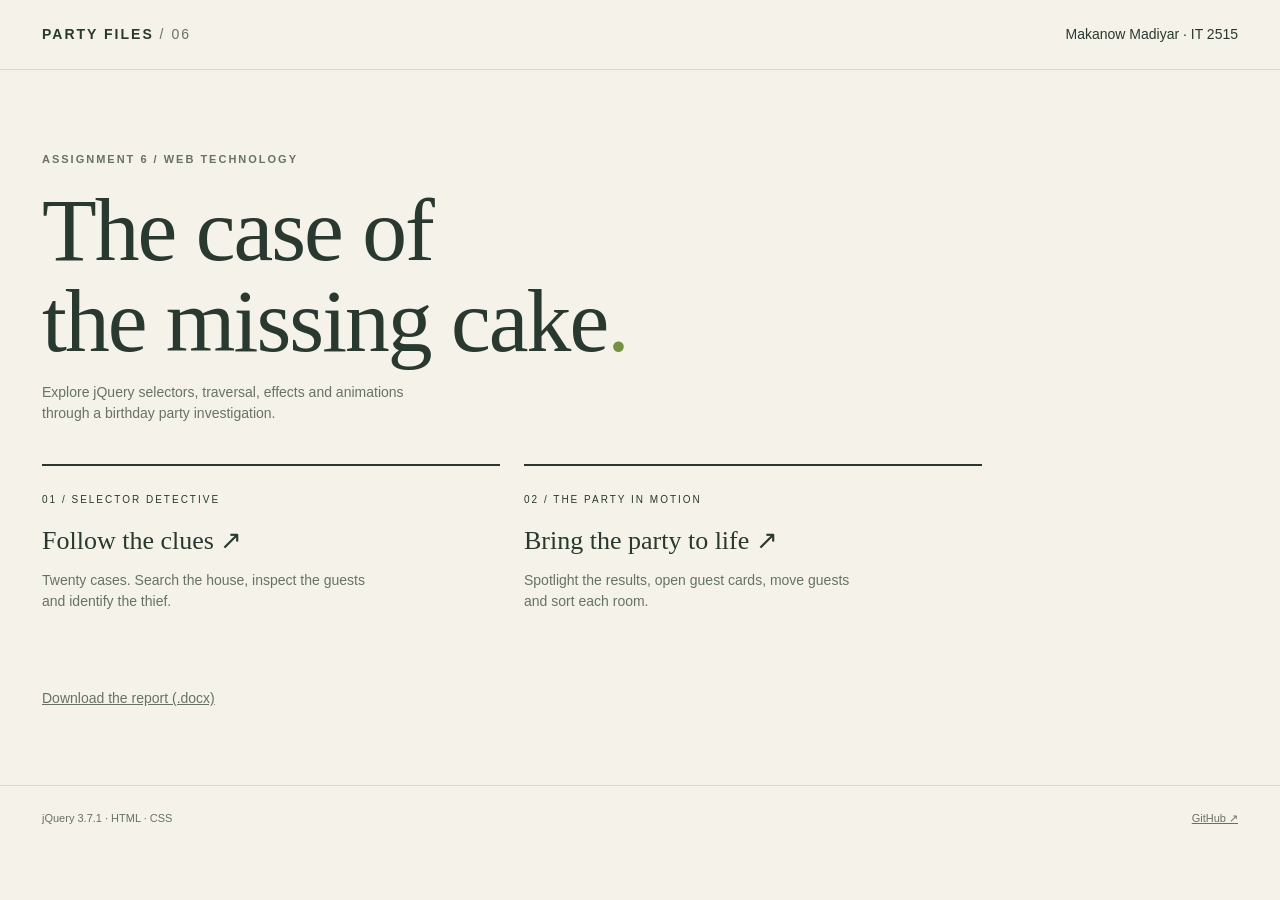
<file: index.html>
<!doctype html><html lang="en"><head><meta charset="utf-8"><meta name="viewport" content="width=device-width, initial-scale=1"><meta name="description" content="Assignment 6: jQuery selectors, effects and animations by Makanow Madiyar."><title>Party files | Makanow Madiyar</title><link rel="stylesheet" href="assets/style.css"></head><body><header><a class="brand" href="index.html">PARTY FILES <span>/ 06</span></a><span>Makanow Madiyar · IT 2515</span></header><main class="landing"><p class="eyebrow">ASSIGNMENT 6 / WEB TECHNOLOGY</p><h1>The case of<br>the missing cake<span>.</span></h1><p>Explore jQuery selectors, traversal, effects and animations<br>through a birthday party investigation.</p><div class="task-links"><a href="task1/index.html"><small>01 / SELECTOR DETECTIVE</small><h2>Follow the clues ↗</h2><p>Twenty cases. Search the house, inspect the guests and identify the thief.</p></a><a href="task2/index.html"><small>02 / THE PARTY IN MOTION</small><h2>Bring the party to life ↗</h2><p>Spotlight the results, open guest cards, move guests and sort each room.</p></a></div><p><a href="report/Assignment6_Makanow_Madiyar.docx">Download the report (.docx)</a></p></main><footer>jQuery 3.7.1 · HTML · CSS <a href="https://github.com/coderkz07/Assignment6-WebTechnology">GitHub ↗</a></footer></body></html>
</file>
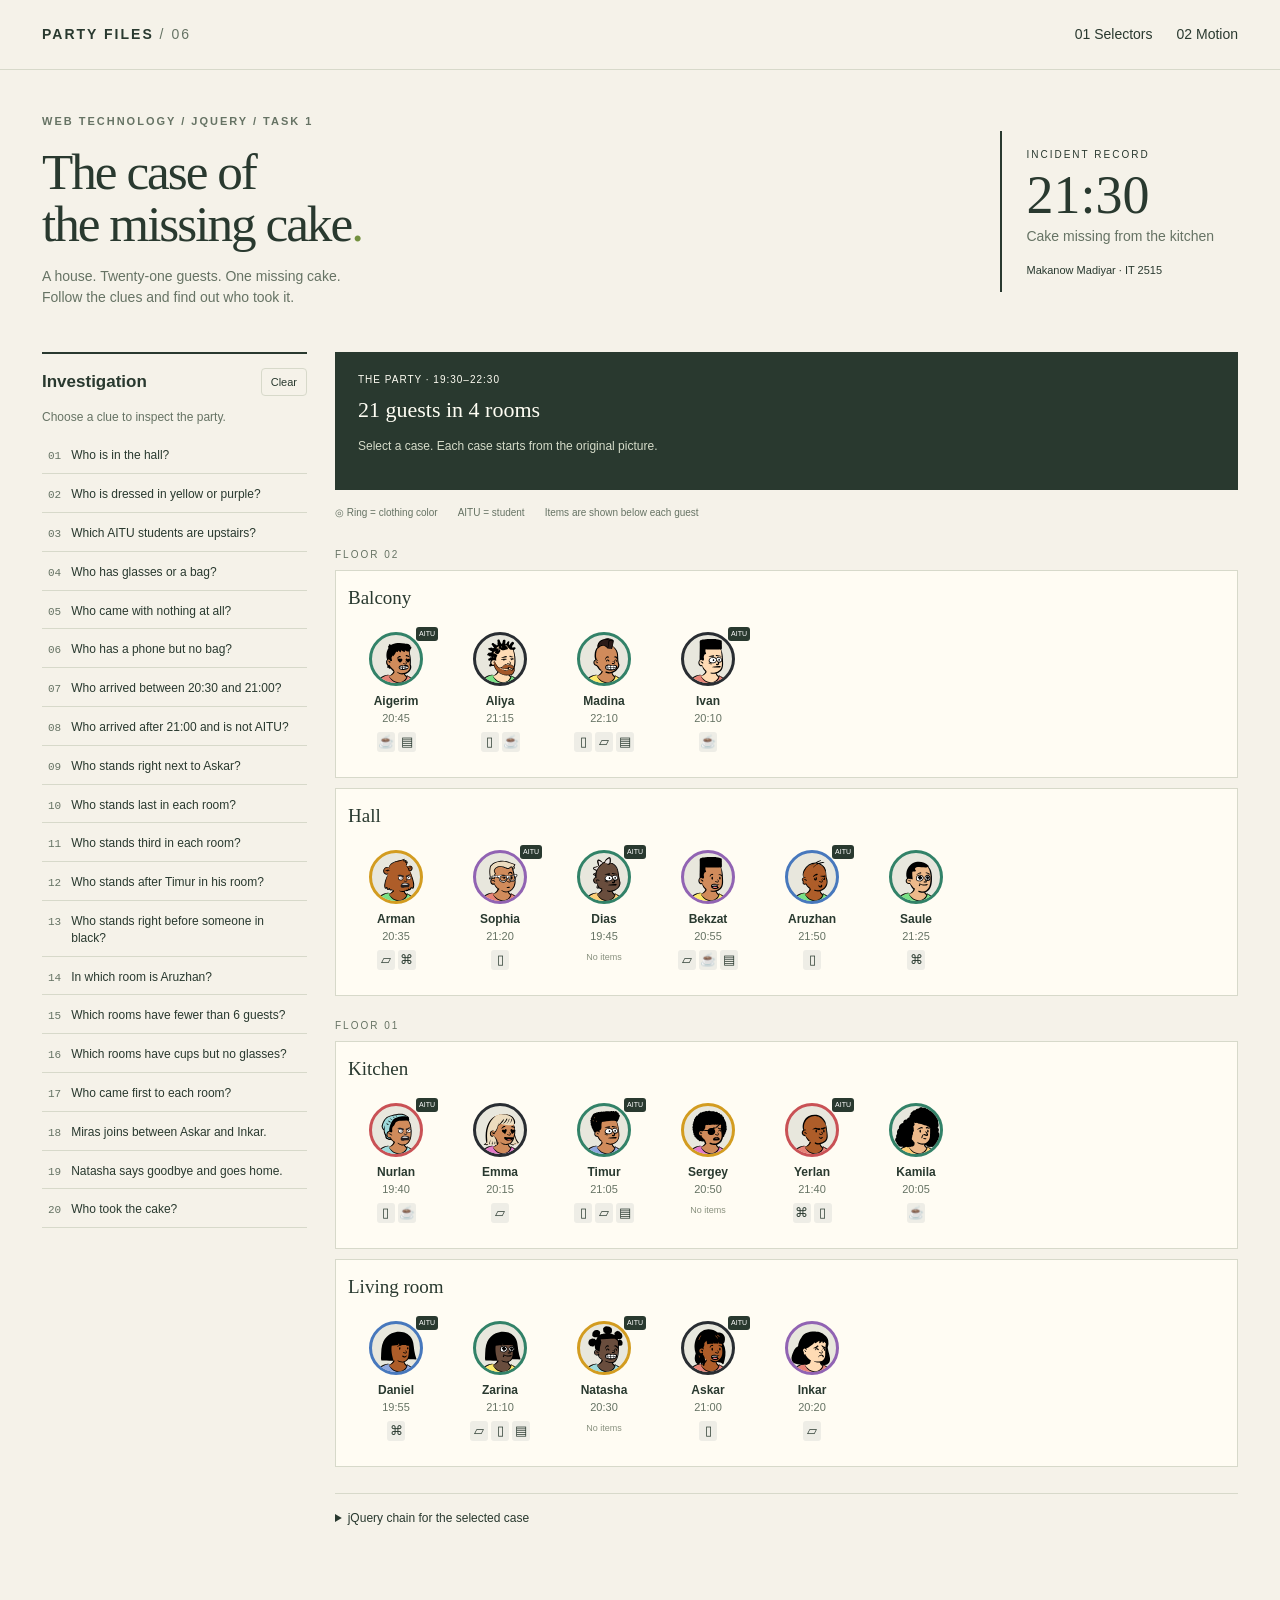
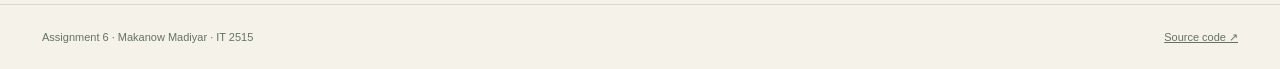
<file: task1/index.html>
<!doctype html>
<html lang="en"><head><meta charset="utf-8"><meta name="viewport" content="width=device-width, initial-scale=1"><meta name="description" content="Makanow Madiyar's jQuery assignment: investigate a missing cake with selectors and animated guest cards."><title>Party files | Task 1 | Makanow Madiyar</title><link rel="stylesheet" href="../assets/style.css"></head>
<body data-task="1"><header><a class="brand" href="../index.html">PARTY FILES <span>/ 06</span></a><nav aria-label="Tasks"><a href="../task1/index.html">01 Selectors</a><a href="../task2/index.html">02 Motion</a></nav></header><main><div class="intro"><div><p class="eyebrow">WEB TECHNOLOGY / JQUERY / TASK 1</p><h1>The case of<br>the missing cake<span>.</span></h1><p>A house. Twenty-one guests. One missing cake.<br>Follow the clues and find out who took it.</p></div><div class="case-note"><span>INCIDENT RECORD</span><strong>21:30</strong><p>Cake missing from the kitchen</p><small>Makanow Madiyar · IT 2515</small></div></div><div class="workspace"><aside><div class="aside-heading"><h2>Investigation</h2><button id="clear" type="button">Clear</button></div><p class="hint">Choose a clue to inspect the party.</p><div id="cases"></div></aside><div class="scene"><section class="result" aria-live="polite"><span id="result-label">THE PARTY · 19:30–22:30</span><h2 id="result">21 guests in 4 rooms</h2><p id="explanation">Select a case. Each case starts from the original picture.</p></section><div class="legend"><span>◎ Ring = clothing color</span><span>AITU = student</span><span>Items are shown below each guest</span></div><div id="house"></div><details><summary>jQuery chain for the selected case</summary><pre id="chain">Select a case to see its chain.</pre></details></div></div></main><footer>Assignment 6 · Makanow Madiyar · IT 2515 <a href="https://github.com/coderkz07/Assignment6-WebTechnology">Source code ↗</a></footer><section id="guest-detail" role="dialog" aria-modal="false" aria-label="Guest details" hidden></section><script src="../assets/vendor/jquery-3.7.1.min.js"></script><script src="../assets/data.js"></script><script src="../assets/cases.js"></script><script src="app.js"></script></body></html>
</file>
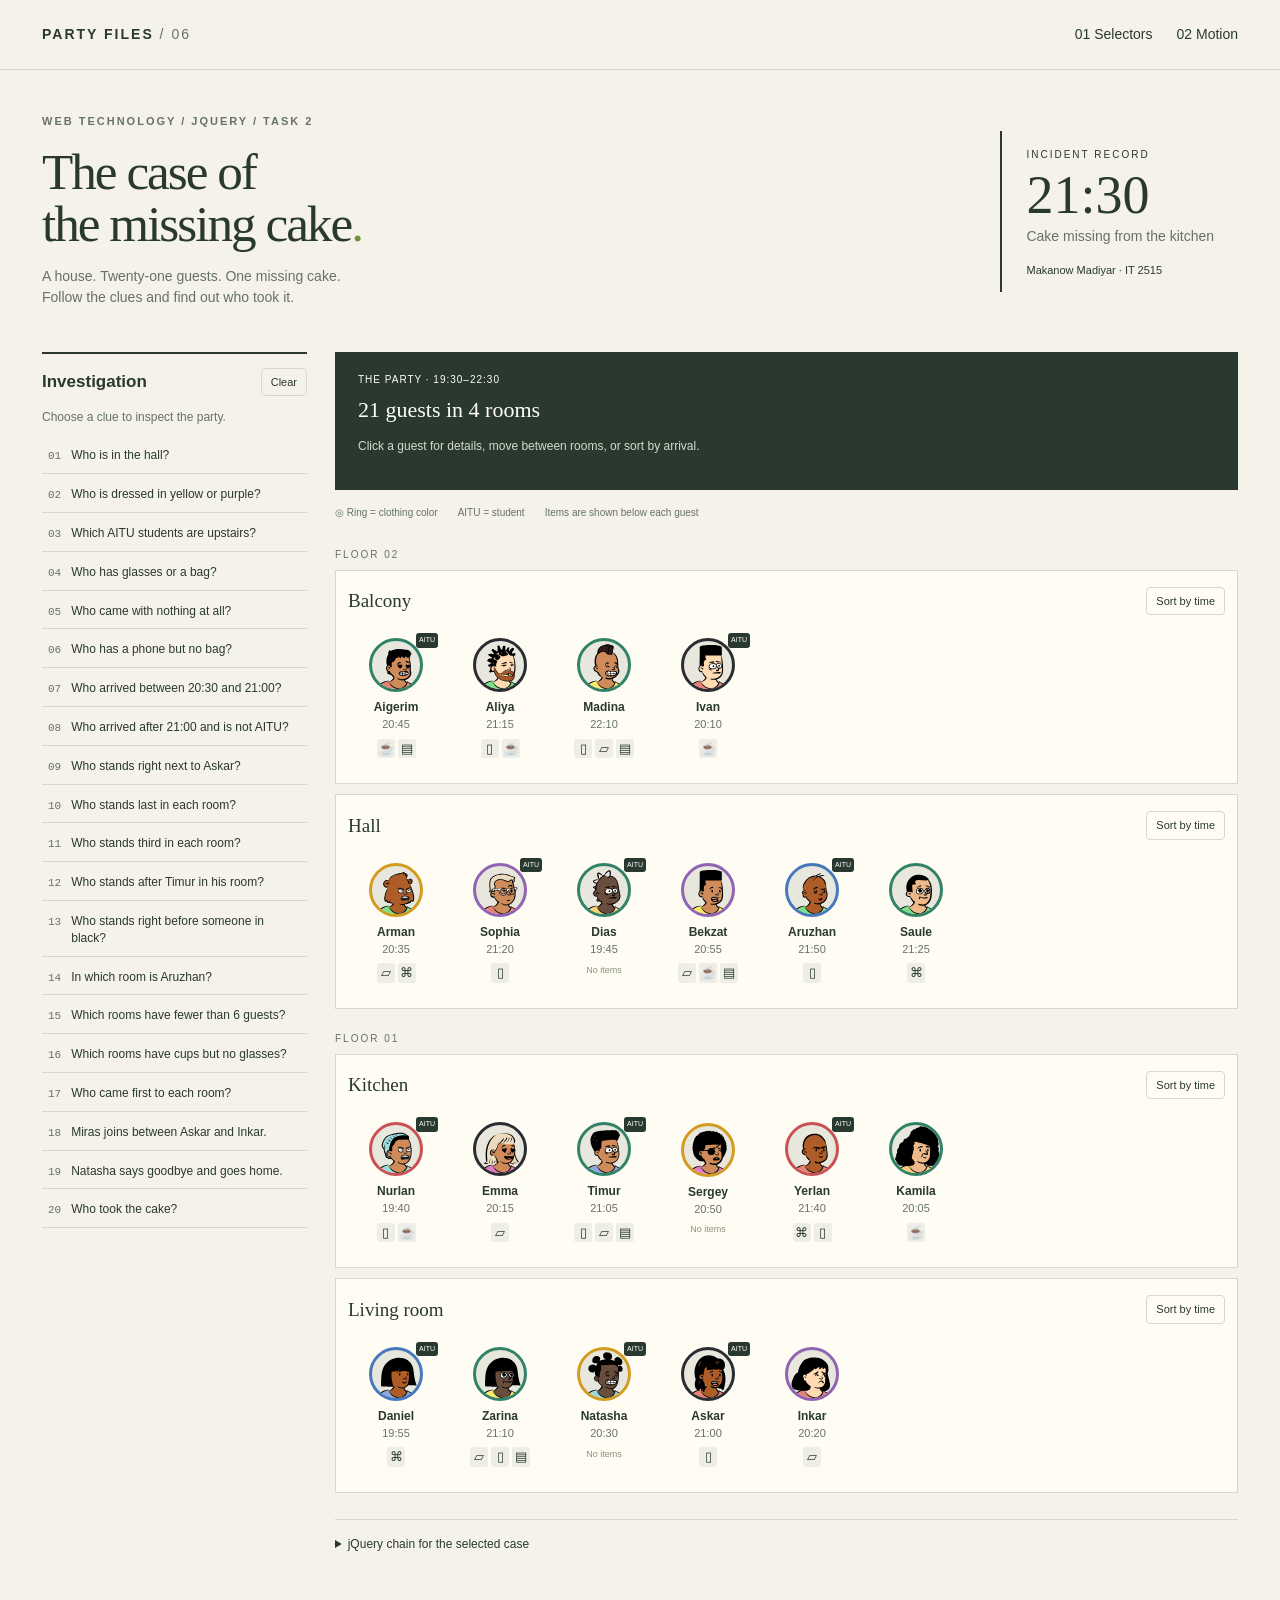
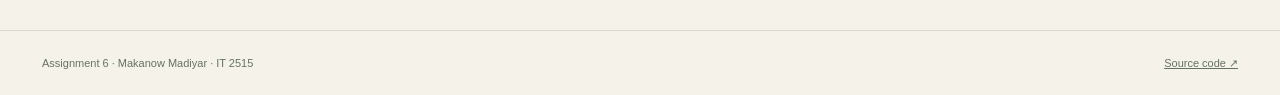
<file: task2/index.html>
<!doctype html>
<html lang="en"><head><meta charset="utf-8"><meta name="viewport" content="width=device-width, initial-scale=1"><meta name="description" content="Makanow Madiyar's jQuery assignment: investigate a missing cake with selectors and animated guest cards."><title>Party files | Task 2 | Makanow Madiyar</title><link rel="stylesheet" href="../assets/style.css"></head>
<body data-task="2"><header><a class="brand" href="../index.html">PARTY FILES <span>/ 06</span></a><nav aria-label="Tasks"><a href="../task1/index.html">01 Selectors</a><a href="../task2/index.html">02 Motion</a></nav></header><main><div class="intro"><div><p class="eyebrow">WEB TECHNOLOGY / JQUERY / TASK 2</p><h1>The case of<br>the missing cake<span>.</span></h1><p>A house. Twenty-one guests. One missing cake.<br>Follow the clues and find out who took it.</p></div><div class="case-note"><span>INCIDENT RECORD</span><strong>21:30</strong><p>Cake missing from the kitchen</p><small>Makanow Madiyar · IT 2515</small></div></div><div class="workspace"><aside><div class="aside-heading"><h2>Investigation</h2><button id="clear" type="button">Clear</button></div><p class="hint">Choose a clue to inspect the party.</p><div id="cases"></div></aside><div class="scene"><section class="result" aria-live="polite"><span id="result-label">THE PARTY · 19:30–22:30</span><h2 id="result">21 guests in 4 rooms</h2><p id="explanation">Click a guest for details, move between rooms, or sort by arrival.</p></section><div class="legend"><span>◎ Ring = clothing color</span><span>AITU = student</span><span>Items are shown below each guest</span></div><div id="house"></div><details><summary>jQuery chain for the selected case</summary><pre id="chain">Select a case to see its chain.</pre></details></div></div></main><footer>Assignment 6 · Makanow Madiyar · IT 2515 <a href="https://github.com/coderkz07/Assignment6-WebTechnology">Source code ↗</a></footer><section id="guest-detail" role="dialog" aria-modal="false" aria-label="Guest details" hidden></section><script src="../assets/vendor/jquery-3.7.1.min.js"></script><script src="../assets/data.js"></script><script src="../assets/cases.js"></script><script src="app.js"></script><script src="effects.js"></script></body></html>
</file>
<file: assets/style.css>
:root{--ink:#29392f;--paper:#f5f2e9;--line:#d7d9ca;--accent:#d5e77d;--muted:#667364}*{box-sizing:border-box}body{margin:0;color:var(--ink);background:var(--paper);font:14px/1.5 'Trebuchet MS',sans-serif}a{color:inherit}header,footer{max-width:1500px;margin:auto;display:flex;align-items:center;justify-content:space-between;padding:24px 42px}header{border-bottom:1px solid var(--line)}.brand{font-weight:900;letter-spacing:2px;text-decoration:none}.brand span{color:var(--muted);font-weight:400}nav{display:flex;gap:24px}nav a{text-decoration:none}nav a:hover{text-decoration:underline}main{max-width:1500px;margin:auto;padding:32px 42px}.intro{display:flex;align-items:center;justify-content:space-between;gap:24px;margin-bottom:30px}.eyebrow{font-size:11px;letter-spacing:2px;font-weight:bold}h1{font:normal clamp(36px,4vw,64px)/1.02 Georgia,serif;letter-spacing:-2px;margin:16px 0}h1 span{color:#73913f}.intro p{color:var(--muted)}.case-note{border-left:2px solid var(--ink);padding:12px 24px}.case-note>span{font-size:10px;letter-spacing:2px}.case-note strong{display:block;font:54px Georgia,serif}.case-note p{margin:0 0 12px}.case-note small{font-size:11px}.workspace{display:grid;grid-template-columns:265px minmax(0,1fr);gap:28px}aside{border-top:2px solid var(--ink);padding-top:14px}.aside-heading{display:flex;justify-content:space-between;align-items:center}h2{font-size:17px;margin:0}button{font:inherit;color:inherit;cursor:pointer}button:focus-visible,a:focus-visible,summary:focus-visible{outline:3px solid #bb632f;outline-offset:3px}#clear,.sort{border:1px solid var(--line);background:transparent;border-radius:4px;padding:5px 9px;font-size:11px}#clear:hover,.sort:hover{background:var(--accent)}.hint{font-size:12px;color:var(--muted)}#cases{display:grid;gap:3px}#cases button{text-align:left;border:0;border-bottom:1px solid var(--line);background:transparent;padding:9px 6px;display:flex;align-items:baseline;gap:10px;font-size:12px;line-height:1.4}#cases button span{font:11px monospace;color:var(--muted)}#cases button:hover,#cases button[aria-current]{background:var(--accent)}.result{background:var(--ink);color:#fffef4;padding:20px 23px;min-height:138px}.result>span{font-size:10px;letter-spacing:1px;display:block;margin-bottom:9px}.result h2{font:22px/1.3 Georgia,serif}.result p{font-size:12px;color:#d5dbc9;margin-bottom:0}.legend{display:flex;gap:20px;flex-wrap:wrap;font-size:10px;color:var(--muted);padding:15px 0}.floor-label{font-size:10px;letter-spacing:2px;margin:12px 0 8px;color:var(--muted)}.rooms{display:grid;grid-template-columns:1fr}.room{border:1px solid var(--line);background:#fffcf3;padding:16px 12px;margin-bottom:10px;position:relative}.room-heading{display:flex;justify-content:space-between;align-items:center;margin-bottom:14px}.room h3{font:19px Georgia,serif;margin:0}.guests{display:flex;flex-wrap:wrap;gap:8px;min-height:130px;align-items:flex-start}.guest{position:relative;flex:none;width:96px;min-height:137px;padding:8px 3px;border:1px solid transparent;background:transparent;border-radius:6px;text-align:center}.guest:hover{background:#eceede}.avatar{display:block;width:58px;height:58px;border:3px solid var(--ring);border-radius:50%;margin:0 auto 6px;background:#e8e7dd}.guest strong{display:block;font-size:12px}.guest time{display:block;color:var(--muted);font-size:11px}.aitu-badge{position:absolute;top:3px;right:5px;border-radius:3px;background:var(--ink);color:white;font-size:7px;padding:2px 3px}.items{display:flex;justify-content:center;gap:3px;margin-top:6px;min-height:18px}.items>span{font-size:13px;border-radius:3px;background:#eeede6;min-width:18px}.items>.empty-items{background:none;font-size:9px;color:#89917f}.guest.found{background:#e5efb8;border-color:#7d963c}.room.found{outline:2px solid #7d963c;outline-offset:-2px}details{border-top:1px solid var(--line);margin-top:16px;padding:15px 0}summary{cursor:pointer;font-size:12px}pre{white-space:pre-wrap;overflow-wrap:anywhere;font:12px/1.65 monospace;background:#eaece0;padding:16px}footer{font-size:11px;color:var(--muted);border-top:1px solid var(--line);margin-top:30px}#guest-detail{position:absolute;z-index:20;background:#fffef7;border:2px solid var(--ink);border-radius:8px;padding:18px;overflow:hidden;box-shadow:0 12px 40px #29392f33}#guest-detail h2{font:24px Georgia,serif}#guest-detail p{font-size:12px}#guest-detail button{display:block;width:100%;margin-top:6px;padding:7px;border:1px solid var(--line);background:#eef1df}#guest-detail .close-detail{width:auto;float:right;border:0;background:none}.fly{position:absolute;z-index:15;pointer-events:none;margin:0}.slot{flex:none;height:137px;width:0}.landing{padding-top:70px;min-height:75vh}.landing h1{font-size:clamp(48px,7vw,90px)}.landing>p{color:var(--muted)}.task-links{display:grid;grid-template-columns:1fr 1fr;gap:24px;max-width:940px;margin:40px 0}.task-links a{border-top:2px solid var(--ink);padding:22px 0;text-decoration:none}.task-links a:hover{background:#e9edd7}.task-links small{font-size:10px;letter-spacing:2px}.task-links h2{font:26px Georgia,serif;margin-top:16px}.task-links p{max-width:350px;color:var(--muted)}@media(min-width:1550px){.rooms{grid-template-columns:1fr 1fr;gap:12px}.guest{width:84px}}@media(max-width:850px){main{padding:24px 18px}header,footer{padding:20px 18px}.workspace{grid-template-columns:1fr}.intro h1{font-size:42px}.case-note{padding:8px 12px}.case-note strong{font-size:36px}#cases{grid-template-columns:1fr 1fr;max-height:245px;overflow-y:auto}#cases button{font-size:11px}.intro{align-items:flex-start}.guests{gap:5px}.guest{width:88px}.task-links{grid-template-columns:1fr}}@media(max-width:480px){.intro{display:block}.case-note{margin-top:22px}.case-note strong{display:inline-block;margin-right:12px;font-size:30px}.case-note p{display:inline-block;font-size:11px}.case-note small{display:block}.case-note>span{display:block}.guest{width:78px;padding:6px 1px;min-height:131px}.guest strong{font-size:11px}.avatar{width:52px;height:52px}header{font-size:11px}nav{gap:12px}.room{padding:12px 8px}.result h2{font-size:19px}.legend{gap:8px}footer{gap:15px;align-items:flex-start}}
</file>
